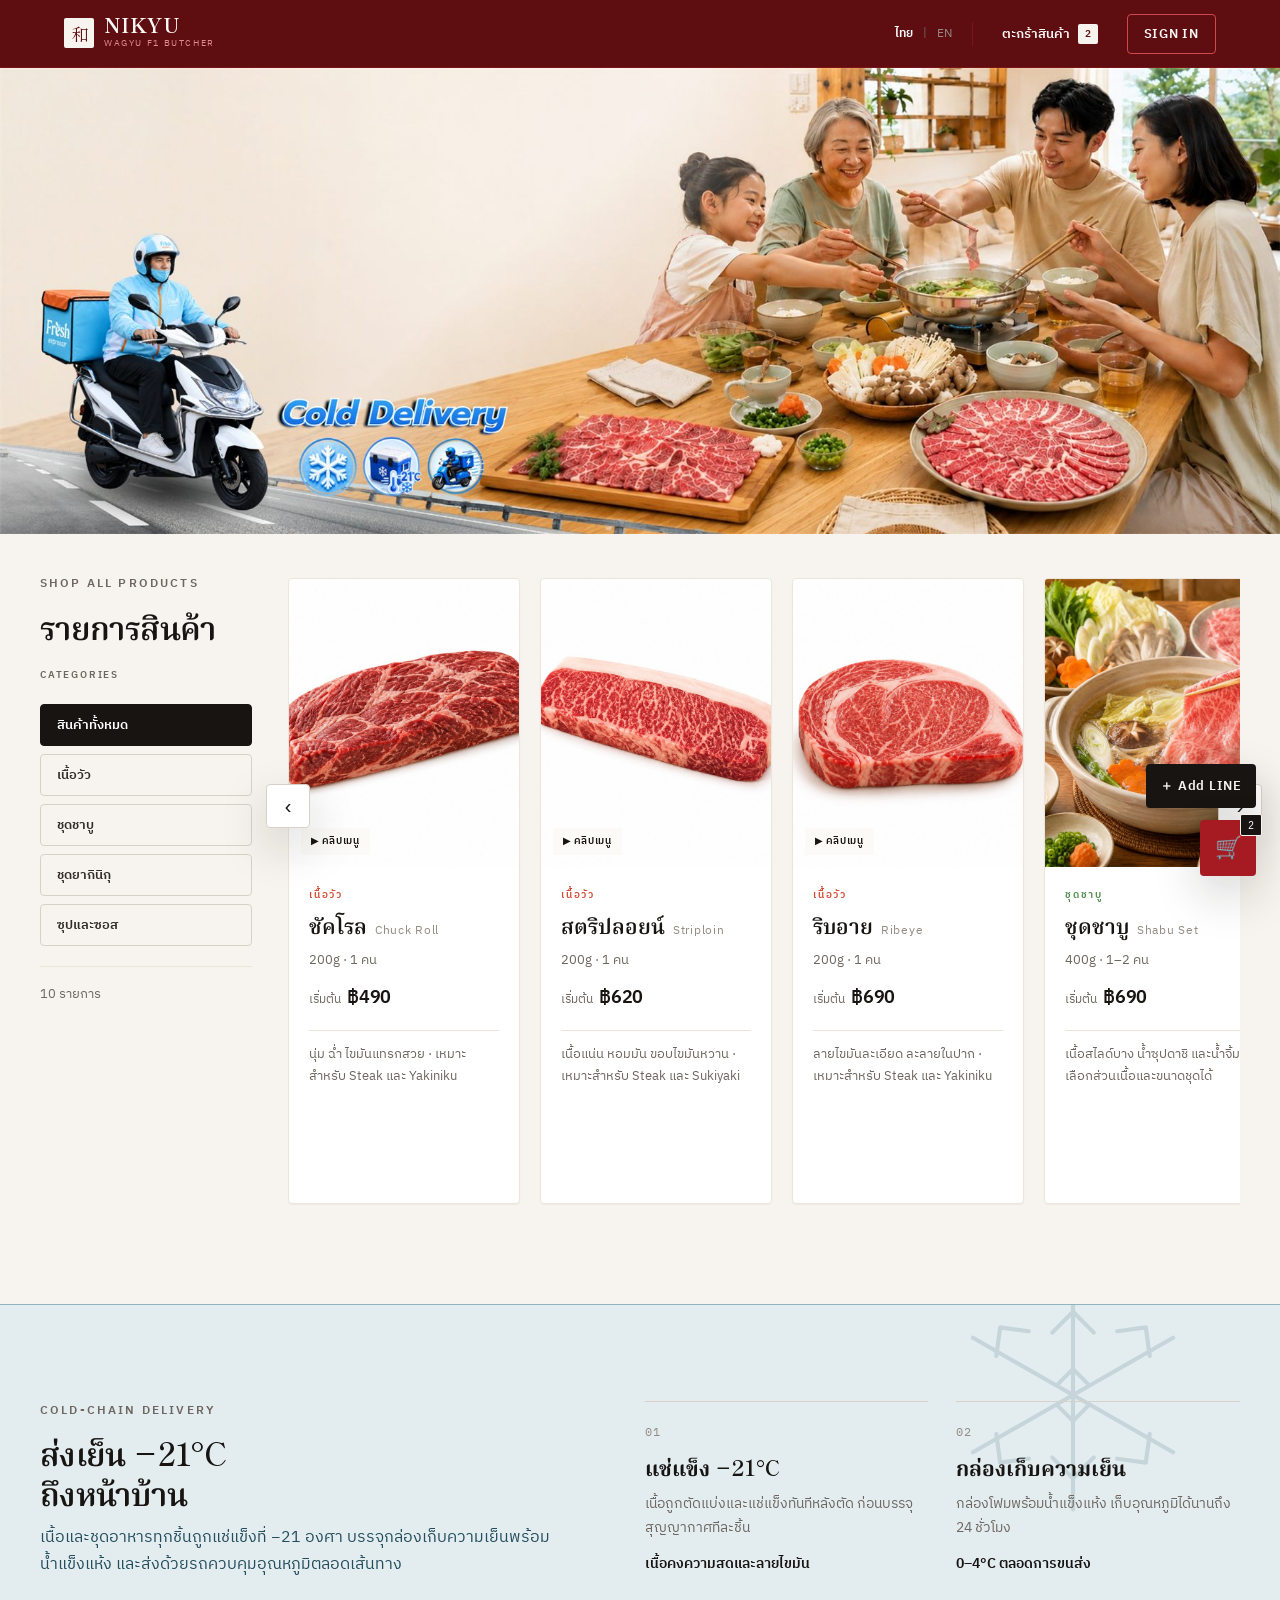
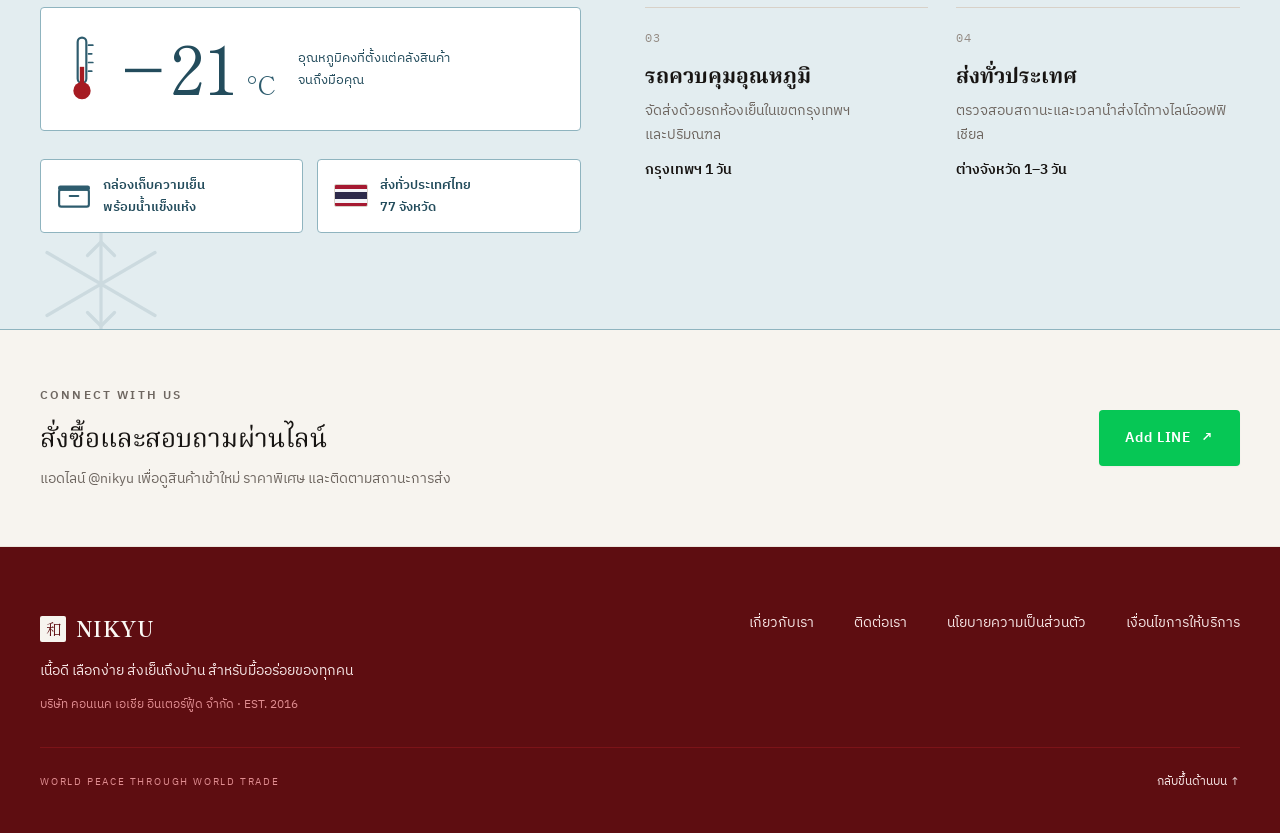
<file: index.html>
<!DOCTYPE html>
<html lang="th">
<head>
<meta charset="utf-8">
<meta name="viewport" content="width=device-width, initial-scale=1">
<title>NIKYU · Japanese Wagyu F1 Butcher</title>
<meta name="description" content="Japanese Wagyu F1 คัดสรรจากฮอกไกโด ส่งตรงแบบควบคุมความเย็นถึงบ้านคุณ">
<link rel="preconnect" href="https://fonts.googleapis.com">
<link rel="preconnect" href="https://fonts.gstatic.com" crossorigin>
<link rel="stylesheet" href="https://fonts.googleapis.com/css2?family=Shippori+Mincho:wght@400;500;600;700;800&family=Noto+Serif+Thai:wght@400;500;600;700&family=IBM+Plex+Sans+Thai:wght@300;400;500;600;700&family=IBM+Plex+Mono:wght@400;500;600&display=swap">
<link rel="stylesheet" href="css/tokens/colors.css">
<link rel="stylesheet" href="css/tokens/typography.css">
<link rel="stylesheet" href="css/tokens/spacing.css">
<link rel="stylesheet" href="css/tokens/shape.css">
<link rel="stylesheet" href="css/tokens/motion.css">
<link rel="stylesheet" href="css/tokens/base.css">
<link rel="stylesheet" href="css/styles.css">
</head>
<body id="top">

<!-- ============ HEADER ============ -->
<header class="site-header">
  <div class="site-header__inner">
    <a href="#top" class="wordmark">
      <span class="wordmark__mark" aria-hidden="true">和</span>
      <span class="wordmark__text">
        <span class="wordmark__name">NIKYU</span>
        <span class="wordmark__tag">Wagyu F1 Butcher</span>
      </span>
    </a>
    <div class="site-header__actions">
      <div class="lang-toggle" role="group" aria-label="เลือกภาษา / Language">
        <button type="button" class="lang-toggle__btn is-active" data-lang="th" aria-pressed="true">ไทย</button>
        <span class="lang-toggle__sep" aria-hidden="true">|</span>
        <button type="button" class="lang-toggle__btn" data-lang="en" aria-pressed="false">EN</button>
      </div>
      <span class="site-header__divider" aria-hidden="true"></span>
      <button type="button" class="btn-cart" data-cart-open>
        <span data-i18n="cart">ตะกร้าสินค้า</span>
        <span class="btn-cart__count" data-cart-count>2</span>
      </button>
      <button type="button" class="btn-signin">SIGN IN</button>
    </div>
  </div>
</header>

<!-- ============ HERO ============ -->
<div class="hero">
  <img src="assets/img/hero.jpg" alt="Cold Delivery · โต๊ะอาหารครอบครัวกับชุดชาบูวากิว" width="1920" height="700">
</div>

<!-- ============ SHOP ============ -->
<section id="shop" class="shop">
  <div class="shop__grid">
    <aside class="shop__aside">
      <div class="section-heading">
        <span class="section-heading__eyebrow">SHOP ALL PRODUCTS</span>
        <h2 class="section-heading__title" data-i18n="shopTitle">รายการสินค้า</h2>
      </div>
      <span class="shop__aside-label">Categories</span>
      <div class="cat-tabs" role="tablist" aria-label="หมวดหมู่สินค้า">
        <button type="button" class="cat-tab is-active" role="tab" aria-selected="true" data-cat="all" data-i18n="cat.all">สินค้าทั้งหมด</button>
        <button type="button" class="cat-tab" role="tab" aria-selected="false" data-cat="beef" data-i18n="cat.beef">เนื้อวัว</button>
        <button type="button" class="cat-tab" role="tab" aria-selected="false" data-cat="shabu" data-i18n="cat.shabu">ชุดชาบู</button>
        <button type="button" class="cat-tab" role="tab" aria-selected="false" data-cat="yakiniku" data-i18n="cat.yakiniku">ชุดยากินิกุ</button>
        <button type="button" class="cat-tab" role="tab" aria-selected="false" data-cat="sauce+soup" data-i18n="cat.saucesoup">ซุปและซอส</button>
      </div>
      <div class="shop__aside-foot">
        <span class="shop__count" data-rail-count>10 รายการ</span>
      </div>
    </aside>

    <div class="shop__main">
      <div id="nk-rail" class="rail" data-rail></div>
      <button type="button" class="rail__nav rail__nav--prev" data-rail-prev data-i18n-aria="railPrev" aria-label="ก่อนหน้า">‹</button>
      <button type="button" class="rail__nav rail__nav--next" data-rail-next data-i18n-aria="railNext" aria-label="ถัดไป">›</button>
    </div>
  </div>
</section>

<!-- ============ COLD-CHAIN ============ -->
<section id="cold" class="cold">
  <svg class="cold__flake cold__flake--lg" viewBox="0 0 100 100" aria-hidden="true">
    <g stroke="currentColor" stroke-width="1.6" stroke-linecap="round" fill="none">
      <path d="M50 6V94M11.5 28L88.5 72M88.5 28L11.5 72"></path>
      <path d="M50 18l-8 8M50 18l8 8M50 82l-8-8M50 82l8-8"></path>
      <path d="M22 24l-1.5 11M22 24l11 1.5M78 76l1.5-11M78 76l-11-1.5"></path>
      <path d="M78 24l1.5 11M78 24l-11 1.5M22 76l-1.5-11M22 76l11-1.5"></path>
      <path d="M50 40l-6 6M50 40l6 6M50 60l-6-6M50 60l6-6"></path>
    </g>
  </svg>
  <svg class="cold__flake cold__flake--sm" viewBox="0 0 100 100" aria-hidden="true">
    <g stroke="currentColor" stroke-width="2.2" stroke-linecap="round" fill="none">
      <path d="M50 8V92M14 29L86 71M86 29L14 71"></path>
      <path d="M50 22l-9 9M50 22l9 9M50 78l-9-9M50 78l9-9"></path>
    </g>
  </svg>

  <div class="cold__grid">
    <div class="cold__intro">
      <div class="section-heading">
        <span class="section-heading__eyebrow">COLD-CHAIN DELIVERY</span>
        <h2 class="section-heading__title" data-i18n="coldTitle">ส่งเย็น −21°C
ถึงหน้าบ้าน</h2>
        <p class="section-heading__subtitle" data-i18n="coldSub">เนื้อและชุดอาหารทุกชิ้นถูกแช่แข็งที่ −21 องศา บรรจุกล่องเก็บความเย็นพร้อมน้ำแข็งแห้ง และส่งด้วยรถควบคุมอุณหภูมิตลอดเส้นทาง</p>
      </div>

      <div class="temp-card">
        <svg class="temp-card__icon" viewBox="0 0 24 64" aria-hidden="true">
          <rect x="8" y="3" width="8" height="42" rx="4" fill="none" stroke="currentColor" stroke-width="2"></rect>
          <circle cx="12" cy="52" r="8" fill="var(--crimson-600)"></circle>
          <rect x="10" y="30" width="4" height="24" fill="var(--crimson-600)"></rect>
          <path d="M18 10h4M18 18h3M18 26h4M18 34h3" stroke="currentColor" stroke-width="1.6" stroke-linecap="round"></path>
        </svg>
        <span class="temp-card__value"><span class="temp-card__num">−21</span><span class="temp-card__unit">°C</span></span>
        <span class="temp-card__note" data-i18n="tempNote">อุณหภูมิคงที่ตั้งแต่คลังสินค้าจนถึงมือคุณ</span>
      </div>

      <div class="cold__features">
        <div class="feature-tile">
          <svg class="feature-tile__icon" viewBox="0 0 32 24" aria-hidden="true">
            <rect x="2" y="6" width="28" height="16" rx="2" fill="none" stroke="currentColor" stroke-width="2"></rect>
            <rect x="1" y="2" width="30" height="5" rx="2" fill="currentColor"></rect>
            <path d="M12 12h8" stroke="currentColor" stroke-width="2" stroke-linecap="round"></path>
          </svg>
          <span class="feature-tile__text" data-i18n-html="feat1">กล่องเก็บความเย็น<br>พร้อมน้ำแข็งแห้ง</span>
        </div>
        <div class="feature-tile">
          <span class="feature-tile__flag" aria-hidden="true">
            <span style="background:#A51931"></span>
            <span style="background:#F4F5F8"></span>
            <span style="background:#2D2A4A;flex:2"></span>
            <span style="background:#F4F5F8"></span>
            <span style="background:#A51931"></span>
          </span>
          <span class="feature-tile__text" data-i18n-html="feat2">ส่งทั่วประเทศไทย<br>77 จังหวัด</span>
        </div>
      </div>
    </div>

    <div class="cold__steps">
      <div class="numbered-item">
        <span class="numbered-item__index">01</span>
        <h4 class="numbered-item__title" data-i18n="step1Title">แช่แข็ง −21°C</h4>
        <p class="numbered-item__body" data-i18n="step1Body">เนื้อถูกตัดแบ่งและแช่แข็งทันทีหลังตัด ก่อนบรรจุสุญญากาศทีละชิ้น</p>
        <span class="numbered-item__note" data-i18n="step1Note">เนื้อคงความสดและลายไขมัน</span>
      </div>
      <div class="numbered-item">
        <span class="numbered-item__index">02</span>
        <h4 class="numbered-item__title" data-i18n="step2Title">กล่องเก็บความเย็น</h4>
        <p class="numbered-item__body" data-i18n="step2Body">กล่องโฟมพร้อมน้ำแข็งแห้ง เก็บอุณหภูมิได้นานถึง 24 ชั่วโมง</p>
        <span class="numbered-item__note" data-i18n="step2Note">0–4°C ตลอดการขนส่ง</span>
      </div>
      <div class="numbered-item">
        <span class="numbered-item__index">03</span>
        <h4 class="numbered-item__title" data-i18n="step3Title">รถควบคุมอุณหภูมิ</h4>
        <p class="numbered-item__body" data-i18n="step3Body">จัดส่งด้วยรถห้องเย็นในเขตกรุงเทพฯ และปริมณฑล</p>
        <span class="numbered-item__note" data-i18n="step3Note">กรุงเทพฯ 1 วัน</span>
      </div>
      <div class="numbered-item">
        <span class="numbered-item__index">04</span>
        <h4 class="numbered-item__title" data-i18n="step4Title">ส่งทั่วประเทศ</h4>
        <p class="numbered-item__body" data-i18n="step4Body">ตรวจสอบสถานะและเวลานำส่งได้ทางไลน์ออฟฟิเชียล</p>
        <span class="numbered-item__note" data-i18n="step4Note">ต่างจังหวัด 1–3 วัน</span>
      </div>
    </div>
  </div>
</section>

<!-- ============ LINE ============ -->
<section class="line-cta">
  <div class="line-cta__inner">
    <div class="line-cta__text">
      <span class="nk-eyebrow">Connect with us</span>
      <span class="line-cta__title" data-i18n="lineTitle">สั่งซื้อและสอบถามผ่านไลน์</span>
      <span class="line-cta__sub" data-i18n="lineSub">แอดไลน์ @nikyu เพื่อดูสินค้าเข้าใหม่ ราคาพิเศษ และติดตามสถานะการส่ง</span>
    </div>
    <a class="btn-line" href="https://line.me/R/ti/p/@nikyu" target="_blank" rel="noopener">
      <span>Add LINE</span>
      <span aria-hidden="true">↗</span>
    </a>
  </div>
</section>

<!-- ============ FOOTER ============ -->
<footer class="site-footer">
  <div class="site-footer__inner">
    <div class="site-footer__top">
      <div class="site-footer__brand">
        <span class="site-footer__lockup">
          <span class="site-footer__mark" aria-hidden="true">和</span>
          <span class="site-footer__name">NIKYU</span>
        </span>
        <span class="site-footer__promise" data-i18n="footPromise">เนื้อดี เลือกง่าย ส่งเย็นถึงบ้าน สำหรับมื้ออร่อยของทุกคน</span>
        <span class="site-footer__legal" data-i18n="footLegal">บริษัท คอนเนค เอเชีย อินเตอร์ฟู้ด จำกัด · EST. 2016</span>
      </div>
      <nav class="site-footer__nav" aria-label="ลิงก์ส่วนท้าย">
        <a href="#about" data-i18n="navAbout">เกี่ยวกับเรา</a>
        <a href="#contact" data-i18n="navContact">ติดต่อเรา</a>
        <a href="#privacy" data-i18n="navPrivacy">นโยบายความเป็นส่วนตัว</a>
        <a href="#terms" data-i18n="navTerms">เงื่อนไขการให้บริการ</a>
      </nav>
    </div>
    <div class="site-footer__bottom">
      <span class="site-footer__motto">World peace through world trade</span>
      <a href="#top" class="site-footer__totop" data-i18n="footTop">กลับขึ้นด้านบน ↑</a>
    </div>
  </div>
</footer>

<!-- ============ FLOATING ACTIONS ============ -->
<div class="fab-stack">
  <a class="fab-line" href="https://line.me/R/ti/p/@nikyu" target="_blank" rel="noopener">＋ Add LINE</a>
  <button type="button" class="fab-cart" data-cart-open data-i18n-aria="cart" aria-label="ตะกร้าสินค้า">
    <span aria-hidden="true">🛒</span>
    <span class="fab-cart__count" data-cart-count>2</span>
  </button>
</div>

<script src="js/app.js"></script>
</body>
</html>
</file>
<file: css/tokens/colors.css>
:root{
/* --- Base ink (sumi charcoal) --- */
--ink-900:#171412;--ink-800:#241F1C;--ink-700:#332C28;--ink-600:#4A4340;--ink-500:#6E6660;
--ink-400:#948B84;--ink-300:#B9B0A7;--ink-200:#D8D1C8;--ink-100:#EBE5DC;--ink-050:#F4F0E9;
/* --- Paper (bone white) --- */
--paper-000:#FFFFFF;--paper-050:#FBF9F5;--paper-100:#F7F4EF;--paper-200:#F0EBE3;
/* --- Wagyu crimson (primary) --- */
--crimson-900:#5E0D11;--crimson-800:#7C1318;--crimson-700:#8F171D;--crimson-600:#A61B22;
--crimson-500:#BC2A31;--crimson-400:#CE4A50;--crimson-300:#E08D91;--crimson-100:#F6E4E4;--crimson-050:#FCF2F2;
/* --- Marbling rose (meat imagery accent) --- */
--rose-500:#C9767A;--rose-200:#EAC9C9;--rose-100:#F5E6E4;
/* --- Cold chain (0-4C, logistics) --- */
--cold-700:#234C5C;--cold-600:#2E5C6E;--cold-300:#8FB4BF;--cold-100:#E3EDF0;
/* --- Dashi amber (soup & sauce category) --- */
--amber-700:#8A5F1F;--amber-600:#B08033;--amber-300:#DCBB86;--amber-100:#F5EAD8;
/* --- Leaf (fresh / success) --- */
--leaf-700:#245C3C;--leaf-600:#2E7D4F;--leaf-100:#E2EFE7;

/* --- Semantic: text --- */
--text-strong:var(--ink-900);--text-body:var(--ink-700);--text-muted:var(--ink-500);
--text-faint:var(--ink-400);--text-inverse:var(--paper-100);--text-brand:var(--crimson-600);
--text-price:var(--ink-900);--text-link:var(--crimson-700);--text-link-hover:var(--crimson-500);
/* --- Semantic: surface --- */
--surface-page:var(--paper-100);--surface-card:var(--paper-000);--surface-sunken:var(--paper-200);
--surface-ink:var(--ink-900);--surface-ink-soft:var(--ink-800);--surface-tint:var(--crimson-050);
--surface-cold:var(--cold-100);--surface-amber:var(--amber-100);
/* --- Semantic: border --- */
--border-hairline:var(--ink-100);--border-subtle:var(--ink-200);--border-strong:var(--ink-900);
--border-focus:var(--crimson-600);--border-selected:var(--ink-900);
/* --- Semantic: action --- */
--action-primary-bg:var(--crimson-600);--action-primary-bg-hover:var(--crimson-700);
--action-primary-bg-active:var(--crimson-800);--action-primary-fg:#FFFFFF;
--action-secondary-bg:var(--ink-900);--action-secondary-bg-hover:var(--ink-700);--action-secondary-fg:var(--paper-100);
--action-ghost-fg:var(--ink-900);--action-ghost-bg-hover:var(--ink-050);
--action-disabled-bg:var(--ink-100);--action-disabled-fg:var(--ink-400);
/* --- Semantic: status --- */
--status-success-fg:var(--leaf-700);--status-success-bg:var(--leaf-100);
--status-warn-fg:var(--amber-700);--status-warn-bg:var(--amber-100);
--status-error-fg:var(--crimson-700);--status-error-bg:var(--crimson-100);
--status-info-fg:var(--cold-700);--status-info-bg:var(--cold-100);
/* --- Family palette: warmer, friendlier hues for the four catalogue categories.
   Deliberately mid-value and approachable rather than the deep "premium" crimson/ink. --- */
--family-tomato:#D24B33;--family-tomato-100:#FBE7E1;
--family-leaf:#4F8C4A;--family-leaf-100:#E8F1E5;
--family-honey:#DFA02F;--family-honey-100:#FBEFD8;
--family-sky:#3E8B9C;--family-sky-100:#E4F0F2;
/* --- Category keys (used for eyebrows / chips) --- */
--cat-beef:var(--family-tomato);--cat-set:var(--family-leaf);--cat-sauce:var(--family-honey);--cat-soup:var(--family-sky);
--cat-beef-tint:var(--family-tomato-100);--cat-set-tint:var(--family-leaf-100);
--cat-sauce-tint:var(--family-honey-100);--cat-soup-tint:var(--family-sky-100);
/* --- Overlays --- */
--overlay-scrim:rgba(23,20,18,.56);
--overlay-protect:linear-gradient(180deg,rgba(23,20,18,0) 0%,rgba(23,20,18,.06) 38%,rgba(23,20,18,.62) 100%); /* @kind color */
--overlay-glass:rgba(251,249,245,.82);
}
</file>
<file: css/tokens/typography.css>
:root{
/* --- Families --- */
--font-display:"Shippori Mincho","Noto Serif Thai",serif;
--font-display-th:"Noto Serif Thai","Shippori Mincho",serif;
--font-sans:"IBM Plex Sans Thai","IBM Plex Sans",system-ui,sans-serif;
--font-mono:"IBM Plex Mono",ui-monospace,monospace;
/* --- Weights --- */
--fw-light:300; /* @kind font */
--fw-regular:400; /* @kind font */
--fw-medium:500; /* @kind font */
--fw-semibold:600; /* @kind font */
--fw-bold:700; /* @kind font */
--fw-black:800; /* @kind font */
/* --- Scale (px, 1.25 major third, snapped) --- */
--fs-3xs:10px;--fs-2xs:12px;--fs-xs:13px;--fs-sm:14px;--fs-md:16px;--fs-lg:18px;
--fs-xl:21px;--fs-2xl:26px;--fs-3xl:32px;--fs-4xl:40px;--fs-5xl:52px;--fs-6xl:68px;
/* --- Line heights (Thai needs air: never below 1.4 on body) --- */
--lh-tight:1.12; /* @kind font */
--lh-snug:1.24; /* @kind font */
--lh-normal:1.5; /* @kind font */
--lh-relaxed:1.7; /* @kind font */
/* --- Tracking --- */
--ls-eyebrow:.18em; /* @kind font */
--ls-wide:.06em; /* @kind font */
--ls-normal:0; /* @kind font */
--ls-tight:-.01em; /* @kind font */
--ls-display:-.02em; /* @kind font */
/* --- Semantic roles --- */
--type-hero-size:var(--fs-5xl);--type-hero-lh:var(--lh-tight);--type-hero-family:var(--font-display);
--type-h1-size:var(--fs-4xl);--type-h2-size:var(--fs-3xl);--type-h3-size:var(--fs-2xl);--type-h4-size:var(--fs-xl);
--type-body-size:var(--fs-md);--type-body-lh:var(--lh-relaxed);
--type-small-size:var(--fs-sm);--type-caption-size:var(--fs-2xs);
--type-eyebrow-size:var(--fs-2xs);--type-eyebrow-ls:var(--ls-eyebrow);--type-eyebrow-fw:var(--fw-semibold);
--type-price-family:var(--font-sans);--type-price-fw:var(--fw-semibold);
--type-numeral-family:var(--font-mono);
}
</file>
<file: css/tokens/spacing.css>
:root{
/* 4px base grid */
--space-0:0;--space-1:4px;--space-2:8px;--space-3:12px;--space-4:16px;--space-5:20px;
--space-6:24px;--space-8:32px;--space-10:40px;--space-12:48px;--space-16:64px;
--space-20:80px;--space-24:96px;--space-32:128px;
/* Layout */
--layout-max:1200px;--layout-max-narrow:760px;--layout-gutter:24px;--layout-gutter-lg:40px;
--section-pad-y:96px;--section-pad-y-sm:56px;
--grid-gap:20px;--grid-gap-lg:28px;
/* Component padding */
--pad-card:20px;--pad-card-lg:28px;--pad-control-x:18px;--pad-control-y:12px;
/* Fixed chrome */
--header-h:68px;--header-h-mobile:56px;--cartbar-h:72px;
}
</file>
<file: css/tokens/shape.css>
:root{
/* Corners: quiet and shallow. Cards 4px, controls 4px, chips 999px only for language/qty pills. */
--radius-0:0;--radius-sm:2px;--radius-md:4px;--radius-lg:8px;--radius-xl:12px;--radius-pill:999px;
--radius-card:var(--radius-md);--radius-control:var(--radius-md);--radius-media:var(--radius-md);
/* Borders */
--border-w:1px; /* @kind spacing */
--border-w-strong:2px; /* @kind spacing */
--border-card:var(--border-w) solid var(--border-hairline);
--border-selected-w:var(--border-w-strong) solid var(--border-selected);
/* Shadows: almost none. Elevation comes from hairlines and ink fills. */
--shadow-none:none;
--shadow-hairline:0 0 0 1px var(--border-hairline);
--shadow-card:0 1px 2px rgba(23,20,18,.04);
--shadow-card-hover:0 6px 20px rgba(23,20,18,.10);
--shadow-pop:0 18px 48px rgba(23,20,18,.18);
--shadow-inset-media:inset 0 0 0 1px rgba(23,20,18,.06);
--focus-ring:0 0 0 2px var(--paper-000),0 0 0 4px var(--crimson-600);
/* Blur */
--blur-glass:saturate(140%) blur(12px); /* @kind other */
}
</file>
<file: css/tokens/motion.css>
:root{
--dur-instant:80ms; /* @kind other */
--dur-fast:140ms; /* @kind other */
--dur-base:220ms; /* @kind other */
--dur-slow:360ms; /* @kind other */
--dur-slower:640ms; /* @kind other */
--ease-out:cubic-bezier(.2,.8,.3,1); /* @kind other */
--ease-in-out:cubic-bezier(.5,0,.2,1); /* @kind other */
--ease-standard:cubic-bezier(.4,0,.2,1); /* @kind other */
--transition-control:background-color var(--dur-fast) var(--ease-out),color var(--dur-fast) var(--ease-out),border-color var(--dur-fast) var(--ease-out),box-shadow var(--dur-fast) var(--ease-out); /* @kind other */
--transition-media:transform var(--dur-slower) var(--ease-out); /* @kind other */
--press-scale:.985; /* @kind other */
--media-hover-scale:1.03; /* @kind other */
}
</file>
<file: css/tokens/base.css>
*,*::before,*::after{box-sizing:border-box}
html{-webkit-text-size-adjust:100%}
body{margin:0;background:var(--surface-page);color:var(--text-body);font-family:var(--font-sans);font-size:var(--type-body-size);line-height:var(--type-body-lh);font-weight:var(--fw-regular);-webkit-font-smoothing:antialiased;text-wrap:pretty}
h1,h2,h3,h4{font-family:var(--font-display);color:var(--text-strong);line-height:var(--lh-snug);letter-spacing:var(--ls-display);margin:0;font-weight:var(--fw-semibold)}
h1{font-size:var(--type-h1-size)}h2{font-size:var(--type-h2-size)}h3{font-size:var(--type-h3-size)}h4{font-size:var(--type-h4-size);font-weight:var(--fw-bold);letter-spacing:var(--ls-normal)}
p{margin:0}
a{color:var(--text-link);text-decoration:none;transition:color var(--dur-fast) var(--ease-out)}
a:hover{color:var(--text-link-hover)}
:where(button,a,input,select,textarea):focus-visible{outline:none;box-shadow:var(--focus-ring)}
img,video{display:block;max-width:100%}
.nk-eyebrow{font-family:var(--font-sans);font-size:var(--type-eyebrow-size);font-weight:var(--type-eyebrow-fw);letter-spacing:var(--type-eyebrow-ls);text-transform:uppercase;color:var(--text-muted)}
.nk-wordmark{font-family:var(--font-display);font-weight:var(--fw-bold);letter-spacing:.02em;color:var(--text-strong)}
.nk-container{max-width:var(--layout-max);margin:0 auto;padding-inline:var(--layout-gutter)}
</file>
<file: css/styles.css>
/* ==========================================================================
   NIKYU storefront landing — page styles
   Recreated from "NIKYU Landing.dc.html" against the NIKYU design system.
   ========================================================================== */

body {
  background: var(--surface-page);
  font-family: var(--font-sans);
  color: var(--text-body);
}
a { color: var(--text-link); text-decoration: none; }
a:hover { color: var(--text-link-hover); }

.nk-eyebrow {
  font-family: var(--font-sans);
  font-size: var(--type-eyebrow-size);
  font-weight: var(--type-eyebrow-fw);
  letter-spacing: var(--type-eyebrow-ls);
  text-transform: uppercase;
  color: var(--text-muted);
}

/* --------------------------------------------------------------------------
   Section heading
   -------------------------------------------------------------------------- */
.section-heading { display: flex; flex-direction: column; gap: var(--space-3); }
.section-heading__eyebrow {
  font-family: var(--font-sans);
  font-size: var(--type-eyebrow-size);
  font-weight: var(--type-eyebrow-fw);
  letter-spacing: var(--type-eyebrow-ls);
  text-transform: uppercase;
  color: var(--text-muted);
}
.section-heading__title {
  margin: 0;
  font-family: var(--font-display);
  font-size: var(--type-h2-size);
  line-height: var(--lh-snug);
  letter-spacing: var(--ls-display);
  font-weight: var(--fw-semibold);
  color: var(--text-strong);
  white-space: pre-line;
}
.section-heading__subtitle {
  max-width: 52ch;
  font-size: var(--fs-md);
  line-height: var(--lh-relaxed);
  color: var(--text-muted);
}

/* --------------------------------------------------------------------------
   Header
   -------------------------------------------------------------------------- */
.site-header {
  position: sticky;
  top: 0;
  z-index: 40;
  height: var(--header-h);
  display: flex;
  align-items: center;
  background: var(--crimson-900);
  border-bottom: 1px solid var(--crimson-800);
}
.site-header__inner {
  width: 100%;
  max-width: var(--layout-max);
  margin: 0 auto;
  padding: 0 var(--layout-gutter);
  display: flex;
  align-items: center;
  justify-content: space-between;
  gap: 24px;
}
.site-header__actions { display: flex; align-items: center; gap: 18px; }
.site-header__divider { width: 1px; height: 24px; background: var(--crimson-800); }

.wordmark { display: flex; align-items: center; gap: 10px; color: inherit; }
.wordmark__mark {
  width: 30px; height: 30px;
  display: flex; align-items: center; justify-content: center;
  background: var(--paper-100);
  color: var(--crimson-900);
  border-radius: var(--radius-sm);
  font-family: var(--font-display);
  font-size: 17px;
  line-height: 1;
}
.wordmark__text { display: flex; flex-direction: column; gap: 1px; }
.wordmark__name {
  font-family: var(--font-display);
  font-size: 20px;
  font-weight: var(--fw-bold);
  letter-spacing: .02em;
  color: var(--paper-050);
  line-height: 1;
}
.wordmark__tag {
  font-size: 9px;
  letter-spacing: var(--ls-eyebrow);
  text-transform: uppercase;
  color: var(--crimson-300);
}

/* Language toggle */
.lang-toggle {
  display: inline-flex;
  align-items: center;
  gap: var(--space-2);
  font-family: var(--font-sans);
  font-size: var(--fs-2xs);
}
.lang-toggle__sep { color: var(--ink-500); }
.lang-toggle__btn {
  background: none; border: none;
  padding: 4px 2px;
  cursor: pointer;
  font-family: inherit;
  font-size: inherit;
  font-weight: var(--fw-regular);
  color: var(--ink-400);
  transition: color var(--dur-fast) var(--ease-out);
}
.lang-toggle__btn.is-active { font-weight: var(--fw-semibold); color: var(--paper-000); }

/* Cart button (header) */
.btn-cart {
  display: flex; align-items: center; gap: 8px;
  background: none;
  border: 1px solid transparent;
  border-radius: var(--radius-control);
  padding: 8px 10px;
  cursor: pointer;
  font-family: var(--font-sans);
  font-size: var(--fs-xs);
  font-weight: var(--fw-semibold);
  color: var(--paper-050);
  transition: var(--transition-control);
}
.btn-cart:hover { background: var(--crimson-800); }
.btn-cart__count {
  display: inline-flex; align-items: center; justify-content: center;
  min-width: 20px; height: 20px;
  padding: 0 5px;
  background: var(--paper-100);
  color: var(--crimson-900);
  border-radius: var(--radius-sm);
  font-size: var(--fs-3xs);
  font-variant-numeric: tabular-nums;
}

.btn-signin {
  padding: 8px 16px;
  background: none;
  border: 1px solid var(--crimson-400);
  border-radius: var(--radius-control);
  cursor: pointer;
  font-family: var(--font-sans);
  font-size: var(--fs-xs);
  font-weight: var(--fw-semibold);
  letter-spacing: var(--ls-wide);
  color: var(--paper-050);
  transition: var(--transition-control);
}
.btn-signin:hover {
  background: var(--paper-100);
  color: var(--crimson-900);
  border-color: var(--paper-100);
}

/* --------------------------------------------------------------------------
   Hero
   -------------------------------------------------------------------------- */
.hero { background: var(--surface-sunken); }
.hero img {
  display: block;
  width: 100%;
  height: auto;
  max-height: 700px;
  object-fit: cover;
}

/* --------------------------------------------------------------------------
   Shop
   -------------------------------------------------------------------------- */
.shop { padding: 40px var(--layout-gutter) 88px; }
.shop__grid {
  max-width: var(--layout-max);
  margin: 0 auto;
  display: grid;
  grid-template-columns: 212px 1fr;
  gap: 36px;
  align-items: start;
}
.shop__aside { display: flex; flex-direction: column; gap: 20px; }
.shop__aside-label {
  font-size: var(--fs-3xs);
  font-weight: var(--fw-semibold);
  letter-spacing: var(--ls-eyebrow);
  text-transform: uppercase;
  color: var(--text-muted);
}
.shop__aside-foot {
  padding-top: 16px;
  border-top: 1px solid var(--border-hairline);
  display: flex;
  flex-direction: column;
  gap: 8px;
}
.shop__count { font-size: var(--fs-xs); color: var(--text-muted); }

/* Category tabs — vertical in the sidebar */
.cat-tabs {
  display: flex;
  flex-direction: column;
  flex-wrap: nowrap;
  align-items: stretch;
  gap: var(--space-2);
  text-align: left;
}
.cat-tab {
  padding: 9px 16px;
  background: transparent;
  border: 1px solid var(--border-subtle);
  border-radius: var(--radius-control);
  color: var(--text-body);
  font-family: var(--font-sans);
  font-size: var(--fs-xs);
  font-weight: var(--fw-semibold);
  cursor: pointer;
  text-align: left;
  transition: var(--transition-control);
}
.cat-tab:hover { border-color: var(--ink-400); }
.cat-tab.is-active {
  background: var(--ink-900);
  border-color: var(--ink-900);
  color: var(--paper-000);
}

/* Product rail */
.shop__main { min-width: 0; position: relative; }
.rail {
  display: flex;
  align-items: stretch;
  gap: 20px;
  overflow-x: auto;
  scroll-behavior: smooth;
  scroll-snap-type: x mandatory;
  padding: 4px 4px 12px;
  scrollbar-width: none;
}
.rail::-webkit-scrollbar { display: none; }
.rail__slot { flex: 0 0 232px; scroll-snap-align: start; display: flex; }

.rail__nav {
  position: absolute;
  top: 210px;
  width: 44px; height: 44px;
  display: flex; align-items: center; justify-content: center;
  background: var(--paper-000);
  color: var(--ink-900);
  border: 1px solid var(--border-subtle);
  border-radius: var(--radius-control);
  box-shadow: var(--shadow-pop);
  font-size: 20px;
  line-height: 1;
  cursor: pointer;
  z-index: 2;
  transition: var(--transition-control);
}
.rail__nav--prev { left: -22px; }
.rail__nav--next { right: -22px; }
.rail__nav:hover {
  background: var(--crimson-900);
  color: var(--paper-050);
  border-color: var(--crimson-900);
}

/* Product card */
.product-card {
  display: flex;
  flex-direction: column;
  width: 100%;
  background: var(--surface-card);
  border: var(--border-card);
  border-radius: var(--radius-card);
  overflow: hidden;
  text-decoration: none;
  color: inherit;
  box-shadow: var(--shadow-card);
  transition: box-shadow var(--dur-base) var(--ease-out),
              border-color var(--dur-base) var(--ease-out);
}
.product-card:hover {
  color: inherit;
  box-shadow: var(--shadow-card-hover);
  border-color: var(--border-subtle);
}
.product-card__media {
  position: relative;
  display: block;
  aspect-ratio: 4 / 5;
  overflow: hidden;
  background: var(--surface-sunken);
  box-shadow: var(--shadow-inset-media);
}
.product-card__media-inner {
  display: block;
  width: 100%; height: 100%;
  transition: var(--transition-media);
}
.product-card:hover .product-card__media-inner { transform: scale(var(--media-hover-scale)); }
.product-card__media img { width: 100%; height: 100%; background: var(--paper-000); }
.product-card__media--cover img { object-fit: cover; }
.product-card__media--contain img { object-fit: contain; }
.product-card__clip {
  position: absolute;
  left: 12px; bottom: 12px;
  display: inline-flex; align-items: center; gap: 6px;
  padding: 5px 10px;
  border-radius: var(--radius-sm);
  background: var(--overlay-glass);
  -webkit-backdrop-filter: var(--blur-glass);
  backdrop-filter: var(--blur-glass);
  font-size: var(--fs-3xs);
  font-weight: var(--fw-semibold);
  letter-spacing: var(--ls-wide);
  color: var(--ink-900);
}
.product-card__body {
  display: flex;
  flex-direction: column;
  gap: var(--space-2);
  padding: var(--pad-card);
}
.product-card__cat {
  font-family: var(--font-sans);
  font-size: var(--fs-3xs);
  font-weight: var(--fw-semibold);
  letter-spacing: var(--ls-eyebrow);
  text-transform: uppercase;
}
.product-card__cat--beef  { color: var(--cat-beef); }
.product-card__cat--set   { color: var(--cat-set); }
.product-card__cat--sauce { color: var(--cat-sauce); }
.product-card__cat--soup  { color: var(--cat-soup); }
.product-card__name-row {
  display: flex; align-items: baseline; gap: var(--space-2); flex-wrap: wrap;
}
.product-card__name {
  font-family: var(--font-display);
  font-size: var(--fs-xl);
  font-weight: var(--fw-semibold);
  color: var(--text-strong);
  line-height: var(--lh-snug);
}
.product-card__name-en {
  font-size: var(--fs-2xs);
  color: var(--text-faint);
  letter-spacing: var(--ls-wide);
}
.product-card__cut { font-size: var(--fs-xs); color: var(--text-muted); }
.product-card__price {
  display: flex; align-items: baseline; gap: 6px;
  margin-top: var(--space-1);
}
.product-card__price-prefix { font-size: var(--fs-2xs); color: var(--text-muted); }
.product-card__price-amount {
  font-family: var(--type-price-family);
  font-weight: var(--type-price-fw);
  font-size: var(--fs-lg);
  letter-spacing: var(--ls-tight);
  color: var(--text-price);
  font-variant-numeric: tabular-nums;
}
.product-card__desc {
  margin-top: var(--space-2);
  padding-top: var(--space-3);
  border-top: 1px solid var(--border-hairline);
  font-size: var(--fs-xs);
  line-height: var(--lh-relaxed);
  color: var(--text-muted);
}

/* --------------------------------------------------------------------------
   Cold-chain
   -------------------------------------------------------------------------- */
.cold {
  position: relative;
  overflow: hidden;
  background: var(--surface-cold);
  border-top: 1px solid var(--cold-300);
  border-bottom: 1px solid var(--cold-300);
  padding: 96px var(--layout-gutter);
}
.cold__flake { position: absolute; color: var(--cold-600); pointer-events: none; }
.cold__flake--lg { top: -40px; right: 6%; width: 260px; height: 260px; opacity: .16; }
.cold__flake--sm { bottom: -30px; left: 2%; width: 150px; height: 150px; opacity: .12; }
.cold__grid {
  position: relative;
  max-width: var(--layout-max);
  margin: 0 auto;
  display: grid;
  grid-template-columns: 1fr 1.1fr;
  gap: 64px;
  align-items: start;
}
.cold__intro { display: flex; flex-direction: column; gap: 28px; }
.cold .section-heading__subtitle { color: var(--cold-700); }

.temp-card {
  display: flex;
  align-items: center;
  gap: 22px;
  padding: 24px 28px;
  background: var(--paper-000);
  border: 1px solid var(--cold-300);
  border-radius: var(--radius-card);
}
.temp-card__icon { flex: 0 0 auto; width: 26px; height: 70px; color: var(--cold-600); }
.temp-card__value { display: flex; align-items: baseline; gap: 10px; }
.temp-card__num { font-family: var(--font-display); font-size: var(--fs-6xl); line-height: 1; color: var(--cold-700); }
.temp-card__unit { font-family: var(--font-display); font-size: var(--fs-2xl); color: var(--cold-600); }
.temp-card__note {
  font-size: var(--fs-xs);
  line-height: var(--lh-relaxed);
  color: var(--cold-700);
  max-width: 20ch;
}

.cold__features { display: grid; grid-template-columns: 1fr 1fr; gap: 14px; }
.feature-tile {
  display: flex;
  align-items: center;
  gap: 12px;
  padding: 14px 16px;
  background: var(--paper-000);
  border: 1px solid var(--cold-300);
  border-radius: var(--radius-control);
}
.feature-tile__icon { flex: 0 0 auto; width: 34px; height: 26px; color: var(--cold-600); }
.feature-tile__text { font-size: var(--fs-xs); font-weight: var(--fw-semibold); color: var(--cold-700); }
.feature-tile__flag {
  flex: 0 0 auto;
  display: flex; flex-direction: column;
  width: 34px; height: 23px;
  border-radius: 2px;
  overflow: hidden;
  border: 1px solid var(--border-subtle);
}
.feature-tile__flag > span { flex: 1; }

.cold__steps { display: grid; grid-template-columns: 1fr 1fr; gap: 32px 28px; }
.numbered-item {
  display: flex;
  flex-direction: column;
  gap: var(--space-3);
  padding-top: var(--space-5);
  border-top: 1px solid var(--border-subtle);
}
.numbered-item__index {
  font-family: var(--font-mono);
  font-size: var(--fs-2xs);
  letter-spacing: var(--ls-wide);
  color: var(--text-faint);
}
.numbered-item__title {
  margin: 0;
  font-family: var(--font-display);
  font-size: var(--fs-xl);
  font-weight: var(--fw-bold);
  letter-spacing: var(--ls-normal);
  color: var(--text-strong);
}
.numbered-item__body { font-size: var(--fs-sm); line-height: var(--lh-relaxed); color: var(--text-muted); }
.numbered-item__note { font-size: var(--fs-sm); font-weight: var(--fw-semibold); color: var(--text-strong); }

/* --------------------------------------------------------------------------
   LINE CTA
   -------------------------------------------------------------------------- */
.line-cta { padding: 56px var(--layout-gutter); border-bottom: 1px solid var(--border-hairline); }
.line-cta__inner {
  max-width: var(--layout-max);
  margin: 0 auto;
  display: flex;
  flex-wrap: wrap;
  align-items: center;
  justify-content: space-between;
  gap: 24px;
}
.line-cta__text { display: flex; flex-direction: column; gap: 8px; }
.line-cta__title { font-family: var(--font-display); font-size: var(--fs-2xl); color: var(--text-strong); }
.line-cta__sub { font-size: var(--fs-sm); color: var(--text-muted); }
.btn-line {
  display: inline-flex;
  align-items: center;
  gap: 10px;
  padding: 16px 26px;
  background: #06C755;
  color: #FFFFFF;
  border-radius: var(--radius-control);
  box-shadow: var(--shadow-card);
  font-family: var(--font-sans);
  font-size: var(--fs-sm);
  font-weight: var(--fw-semibold);
  letter-spacing: var(--ls-wide);
  transition: background var(--dur-fast) var(--ease-out);
}
.btn-line:hover { background: #05B54D; color: #FFFFFF; }

/* --------------------------------------------------------------------------
   Footer
   -------------------------------------------------------------------------- */
.site-footer { background: var(--crimson-900); padding: 64px var(--layout-gutter) 40px; }
.site-footer__inner {
  max-width: var(--layout-max);
  margin: 0 auto;
  display: flex;
  flex-direction: column;
  gap: 32px;
}
.site-footer__top {
  display: flex;
  flex-wrap: wrap;
  align-items: flex-start;
  justify-content: space-between;
  gap: 32px;
}
.site-footer__brand { display: flex; flex-direction: column; gap: 12px; max-width: 34ch; }
.site-footer__lockup { display: flex; align-items: center; gap: 10px; }
.site-footer__mark {
  width: 26px; height: 26px;
  display: flex; align-items: center; justify-content: center;
  background: var(--paper-100);
  color: var(--crimson-900);
  border-radius: var(--radius-sm);
  font-family: var(--font-display);
  font-size: 15px;
}
.site-footer__name {
  font-family: var(--font-display);
  font-size: var(--fs-xl);
  font-weight: var(--fw-bold);
  letter-spacing: .02em;
  color: var(--paper-050);
}
.site-footer__promise { font-size: var(--fs-sm); line-height: var(--lh-relaxed); color: var(--crimson-100); }
.site-footer__legal { font-size: var(--fs-2xs); color: var(--crimson-300); }
.site-footer__nav { display: flex; flex-wrap: wrap; gap: 12px 40px; }
.site-footer__nav a { font-size: var(--fs-sm); color: var(--crimson-100); }
.site-footer__nav a:hover { color: var(--paper-050); }
.site-footer__bottom {
  display: flex;
  flex-wrap: wrap;
  align-items: center;
  justify-content: space-between;
  gap: 16px;
  padding-top: 24px;
  border-top: 1px solid var(--crimson-800);
}
.site-footer__motto {
  font-size: var(--fs-3xs);
  letter-spacing: var(--ls-eyebrow);
  text-transform: uppercase;
  color: var(--crimson-300);
}
.site-footer__totop { font-size: var(--fs-2xs); color: var(--crimson-100); }
.site-footer__totop:hover { color: var(--paper-050); }

/* --------------------------------------------------------------------------
   Floating actions
   -------------------------------------------------------------------------- */
.fab-stack {
  position: fixed;
  right: 24px;
  bottom: 24px;
  z-index: 50;
  display: flex;
  flex-direction: column;
  align-items: flex-end;
  gap: 12px;
}
.fab-line {
  display: flex; align-items: center; gap: 8px;
  padding: 11px 14px;
  background: var(--ink-900);
  color: var(--paper-100);
  border-radius: var(--radius-control);
  box-shadow: var(--shadow-pop);
  font-size: var(--fs-xs);
  font-weight: var(--fw-semibold);
  letter-spacing: var(--ls-wide);
  transition: background var(--dur-fast) var(--ease-out);
}
.fab-line:hover { background: var(--ink-700); color: var(--paper-000); }
.fab-cart {
  position: relative;
  width: 56px; height: 56px;
  display: flex; align-items: center; justify-content: center;
  background: var(--crimson-600);
  color: #fff;
  border: none;
  border-radius: var(--radius-control);
  box-shadow: var(--shadow-pop);
  font-size: 22px;
  cursor: pointer;
  transition: background var(--dur-fast) var(--ease-out);
}
.fab-cart:hover { background: var(--crimson-700); }
.fab-cart__count {
  position: absolute;
  top: -6px; right: -6px;
  min-width: 22px; height: 22px;
  display: flex; align-items: center; justify-content: center;
  padding: 0 6px;
  background: var(--ink-900);
  color: #fff;
  border: 1px solid var(--paper-100);
  border-radius: var(--radius-sm);
  font-size: var(--fs-3xs);
  font-variant-numeric: tabular-nums;
}

/* --------------------------------------------------------------------------
   Responsive
   -------------------------------------------------------------------------- */
@media (max-width: 960px) {
  .shop__grid { grid-template-columns: 1fr; gap: 28px; }
  .cat-tabs { flex-direction: row; flex-wrap: wrap; }
  .cat-tab { text-align: center; }
  .shop__aside-foot { display: none; }
  .cold__grid { grid-template-columns: 1fr; gap: 40px; }
  .rail__nav { display: none; }
}

@media (max-width: 640px) {
  .cold { padding: 64px var(--layout-gutter); }
  .cold__steps { grid-template-columns: 1fr; gap: 24px; }
  .cold__features { grid-template-columns: 1fr; }
  .temp-card { flex-wrap: wrap; gap: 16px; }
  .site-header { height: var(--header-h-mobile); }
  .site-header__inner { padding: 0 16px; gap: 12px; }
  .site-header__actions { gap: 10px; }
  .site-header__divider { display: none; }
  .btn-cart { padding: 8px 6px; }
  .btn-cart span:first-child { display: none; }
  .btn-signin { white-space: nowrap; padding: 7px 12px; }
  .wordmark__tag { display: none; }
  .line-cta__inner { flex-direction: column; align-items: flex-start; }
  .fab-line { display: none; }
}
</file>
